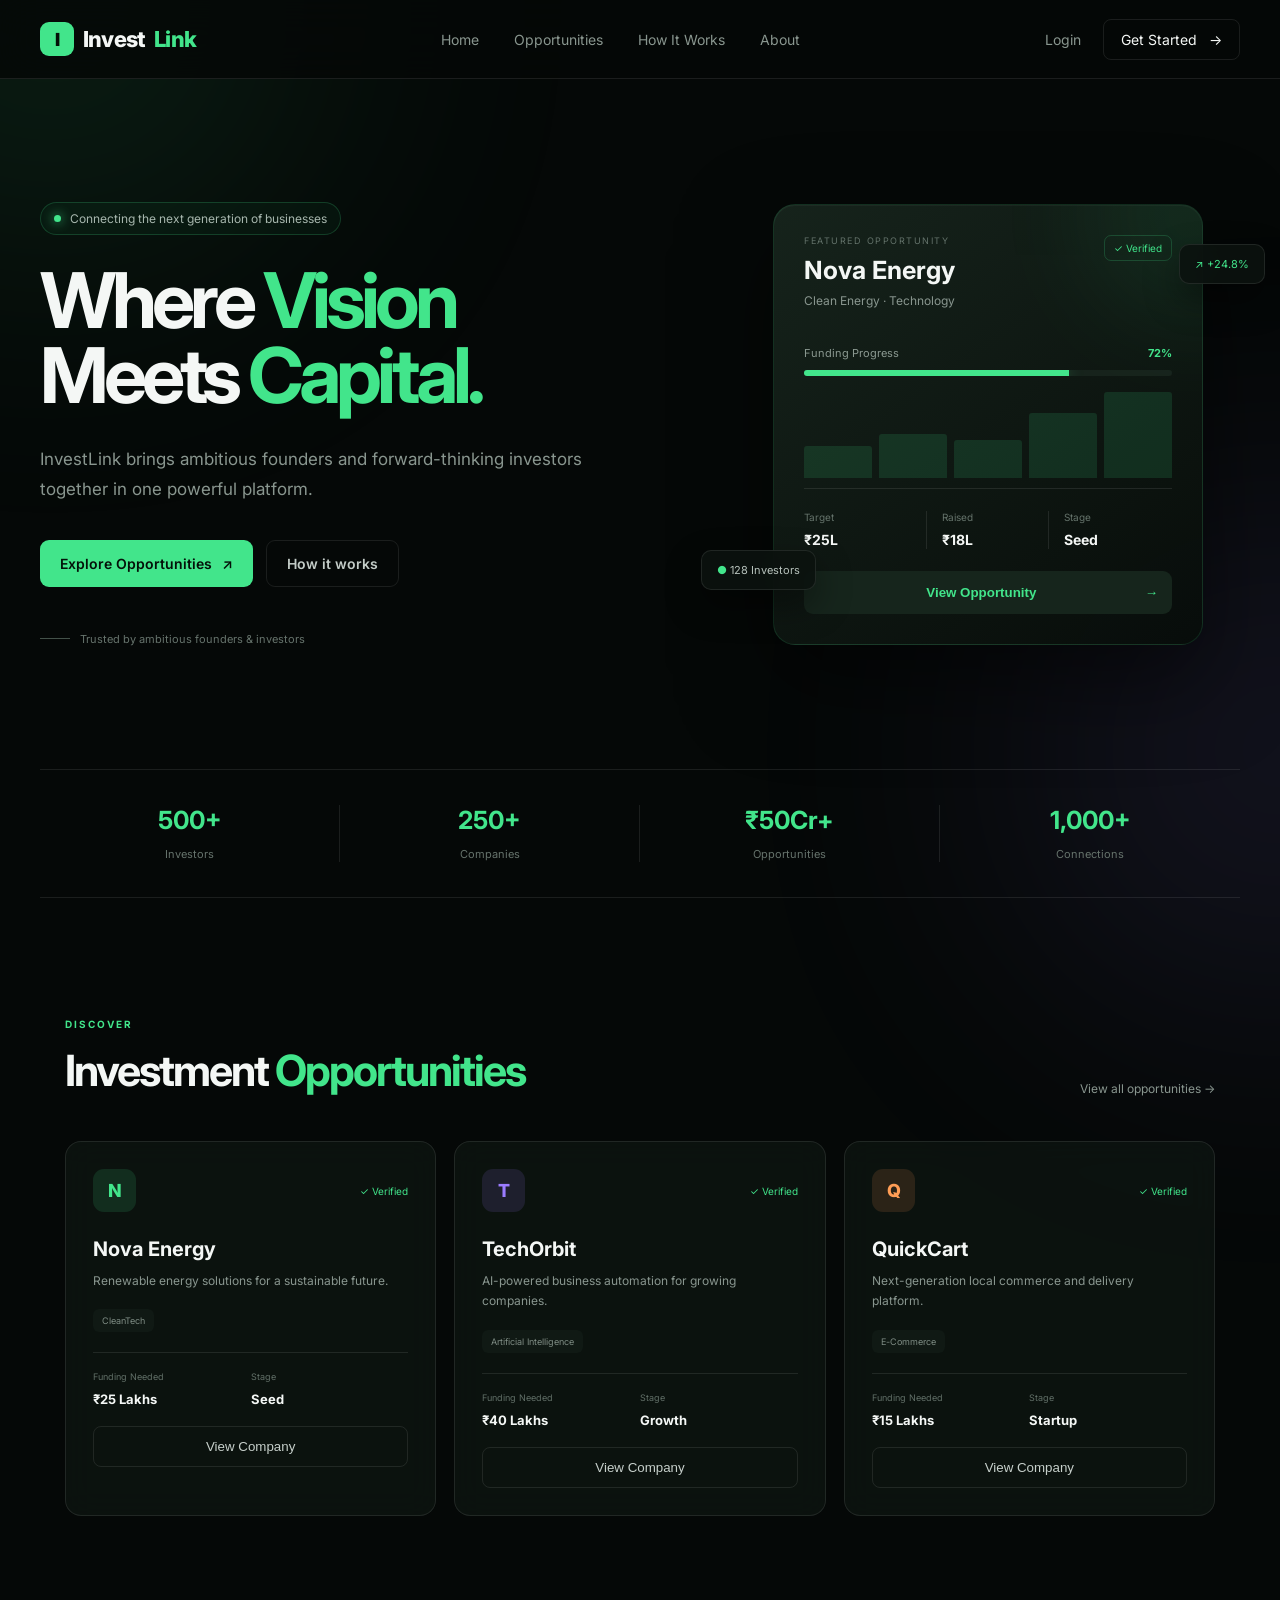
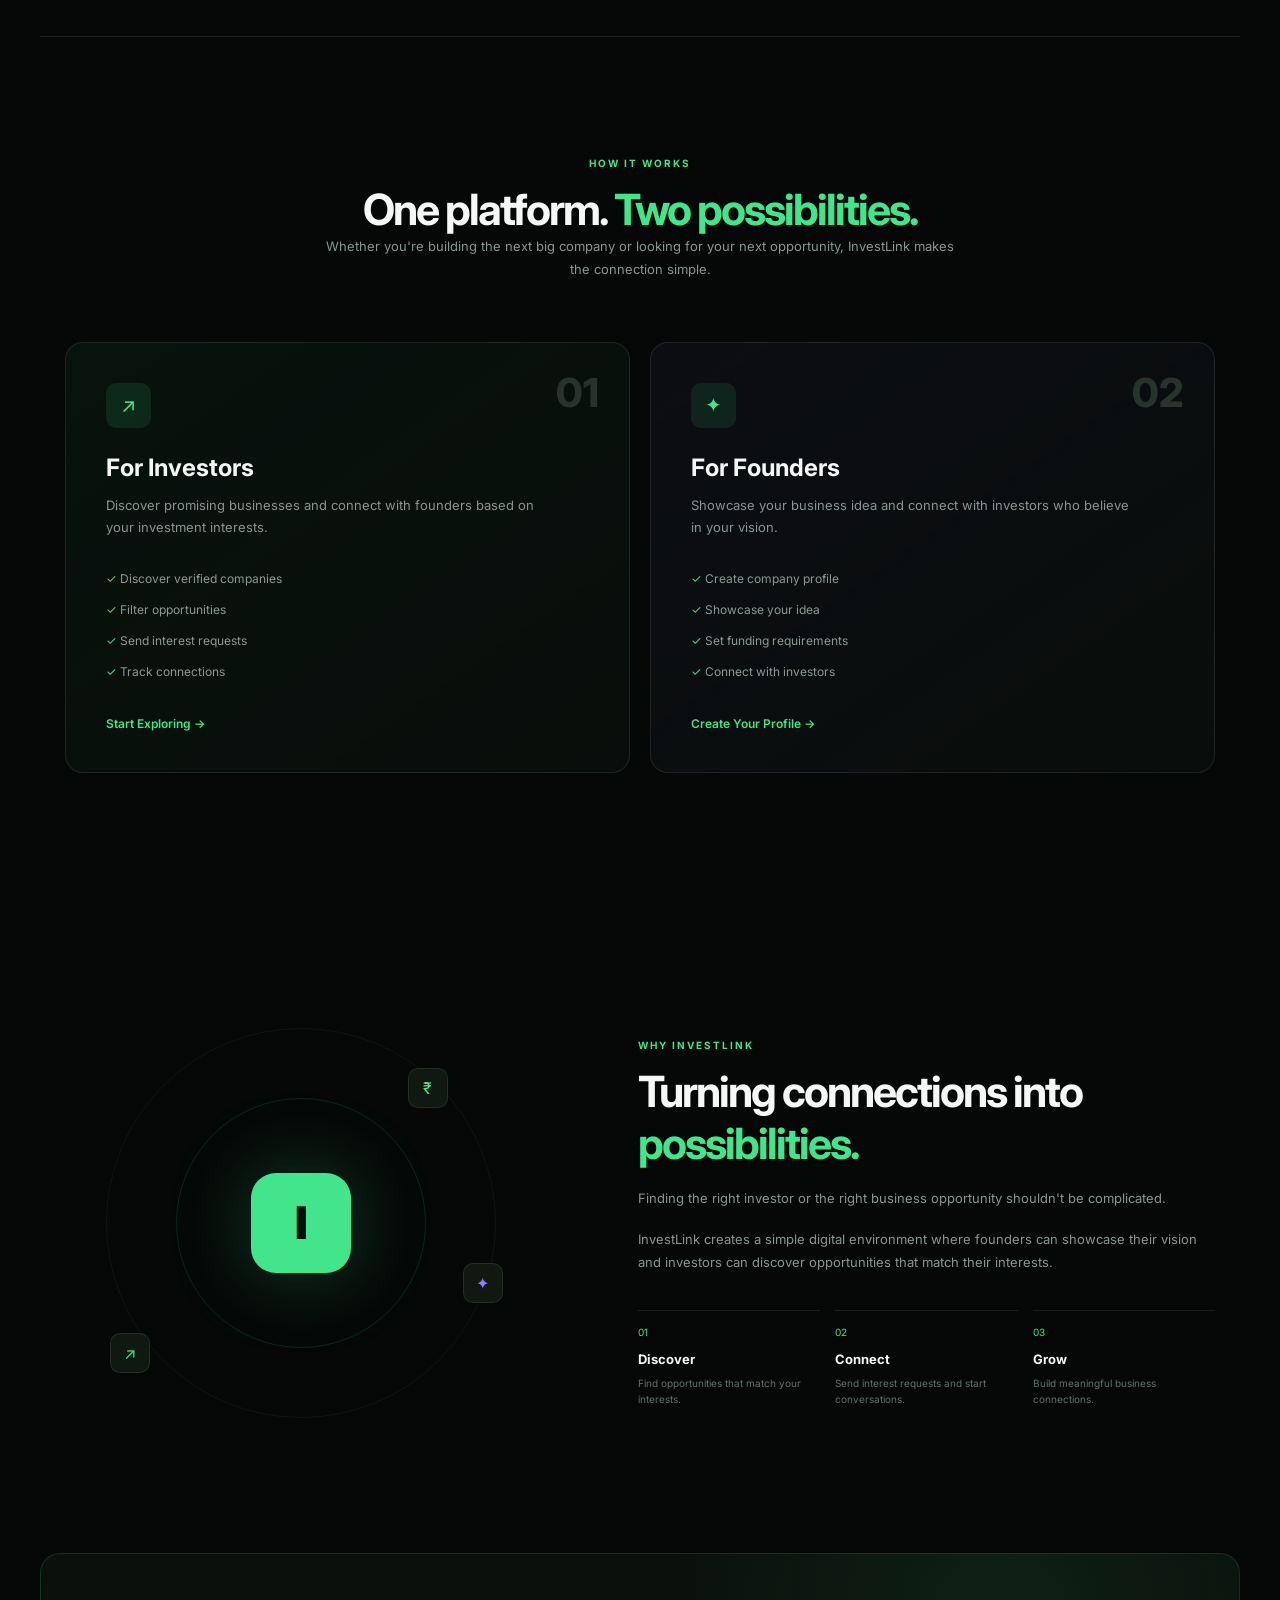
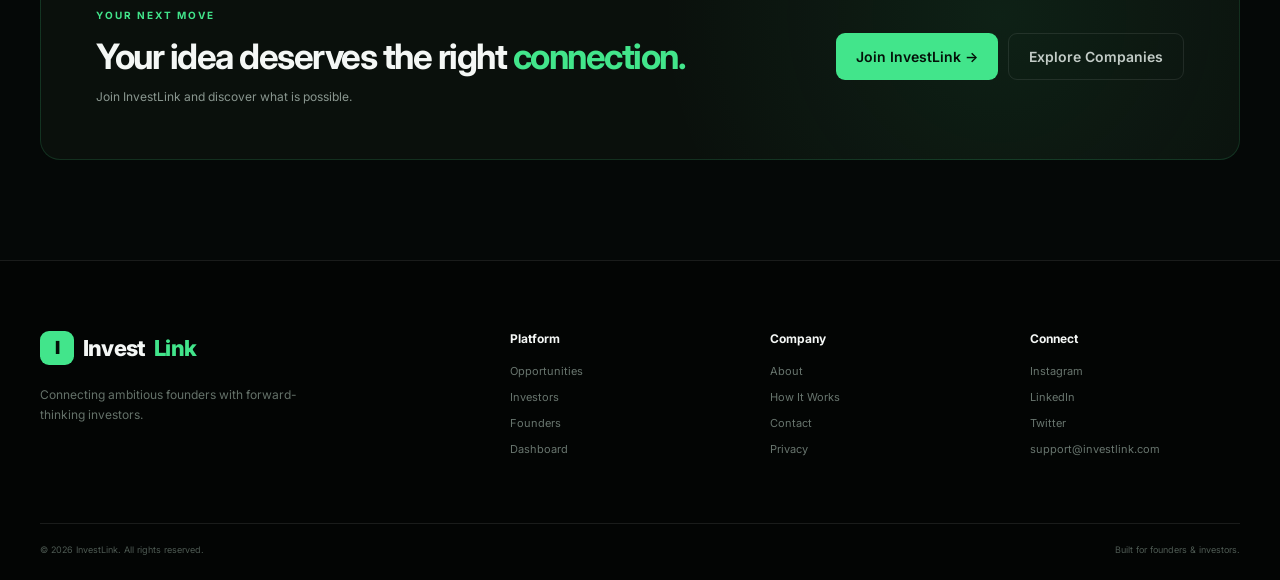
<file: index.html>
<!DOCTYPE html>
<html lang="en">
<head>
    <meta charset="UTF-8">
    <meta name="viewport" content="width=device-width, initial-scale=1.0">

    <title>InvestLink | Connect. Invest. Grow.</title>

    <link rel="stylesheet" href="style.css">

    <link rel="preconnect" href="https://fonts.googleapis.com">
    <link rel="preconnect" href="https://fonts.gstatic.com" crossorigin>

    <link href="https://fonts.googleapis.com/css2?family=Inter:wght@400;500;600;700;800&display=swap" rel="stylesheet">
</head>

<body>

    <!-- Background Effects -->
    <div class="background-glow glow-one"></div>
    <div class="background-glow glow-two"></div>

    <!-- NAVBAR -->
    <header class="navbar">
        <div class="nav-container">

            <a href="#home" class="logo">
                <span class="logo-mark">I</span>
                Invest<span>Link</span>
            </a>

            <nav class="nav-links">
                <a href="#home">Home</a>
                <a href="#opportunities">Opportunities</a>
                <a href="#how-it-works">How It Works</a>
                <a href="#about">About</a>
            </nav>

            <div class="nav-actions">
                <a href="auth.html" class="login">Login</a>
                <a href="auth.html" class="nav-register">Get Started <span>→</span></a>
            </div>

            <button class="menu-button" onclick="toggleMenu()">☰</button>

        </div>
    </header>


    <!-- MOBILE MENU -->
    <div class="mobile-menu" id="mobileMenu">
        <a href="#home" onclick="closeMenu()">Home</a>
        <a href="#opportunities" onclick="closeMenu()">Opportunities</a>
        <a href="#how-it-works" onclick="closeMenu()">How It Works</a>
        <a href="#about" onclick="closeMenu()">About</a>
        <a href="auth.html" onclick="closeMenu()">Login</a>
    </div>


    <!-- HERO -->
    <section class="hero" id="home">

        <div class="hero-content">

            <div class="status-badge">
                <span class="pulse"></span>
                Connecting the next generation of businesses
            </div>

            <h1>
                Where
                <span>Vision</span>
                Meets
                <span>Capital.</span>
            </h1>

            <p>
                InvestLink brings ambitious founders and forward-thinking
                investors together in one powerful platform.
            </p>

            <div class="hero-buttons">

                <a href="#opportunities" class="main-button">
                    Explore Opportunities
                    <span>↗</span>
                </a>

                <a href="#how-it-works" class="outline-button">
                    How it works
                </a>

            </div>

            <div class="trusted">
                <span class="trusted-line"></span>
                Trusted by ambitious founders & investors
            </div>

        </div>


        <!-- INVESTMENT CARD -->
        <div class="investment-wrapper">

            <div class="floating-tag tag-one">
                <span>↗</span>
                +24.8%
            </div>

            <div class="investment-card">

                <div class="card-top">
                    <div>
                        <p class="card-label">FEATURED OPPORTUNITY</p>
                        <h3>Nova Energy</h3>
                    </div>

                    <div class="verified">
                        ✓ Verified
                    </div>
                </div>

                <p class="industry">
                    Clean Energy · Technology
                </p>

                <div class="chart-area">

                    <div class="chart-label">
                        <span>Funding Progress</span>
                        <strong>72%</strong>
                    </div>

                    <div class="progress">
                        <div class="progress-value"></div>
                    </div>

                    <div class="chart-lines">
                        <span></span>
                        <span></span>
                        <span></span>
                        <span></span>
                        <span></span>
                    </div>

                </div>

                <div class="card-data">

                    <div>
                        <small>Target</small>
                        <strong>₹25L</strong>
                    </div>

                    <div>
                        <small>Raised</small>
                        <strong>₹18L</strong>
                    </div>

                    <div>
                        <small>Stage</small>
                        <strong>Seed</strong>
                    </div>

                </div>

                <button class="invest-button" onclick="viewOpportunity()">
                    View Opportunity
                    <span>→</span>
                </button>

            </div>

            <div class="floating-tag tag-two">
                <span>●</span>
                128 Investors
            </div>

        </div>

    </section>


    <!-- STATS -->
    <section class="stats-section">

        <div class="stat">
            <strong>500+</strong>
            <span>Investors</span>
        </div>

        <div class="stat">
            <strong>250+</strong>
            <span>Companies</span>
        </div>

        <div class="stat">
            <strong>₹50Cr+</strong>
            <span>Opportunities</span>
        </div>

        <div class="stat">
            <strong>1,000+</strong>
            <span>Connections</span>
        </div>

    </section>


    <!-- OPPORTUNITIES -->
    <section class="opportunities" id="opportunities">

        <div class="section-heading">

            <div>
                <p class="section-tag">DISCOVER</p>

                <h2>
                    Investment
                    <span>Opportunities</span>
                </h2>
            </div>

            <a href="#" class="view-all">
                View all opportunities →
            </a>

        </div>


        <div class="opportunity-grid">

            <!-- CARD 1 -->
            <div class="opportunity-card">

                <div class="company-header">
                    <div class="company-logo green">N</div>

                    <div class="verified-small">
                        ✓ Verified
                    </div>
                </div>

                <h3>Nova Energy</h3>

                <p>
                    Renewable energy solutions for a sustainable future.
                </p>

                <div class="category">
                    CleanTech
                </div>

                <div class="opportunity-details">

                    <div>
                        <small>Funding Needed</small>
                        <strong>₹25 Lakhs</strong>
                    </div>

                    <div>
                        <small>Stage</small>
                        <strong>Seed</strong>
                    </div>

                </div>

                <button onclick="showCompany('Nova Energy')">
                    View Company
                </button>

            </div>


            <!-- CARD 2 -->
            <div class="opportunity-card">

                <div class="company-header">
                    <div class="company-logo purple">T</div>

                    <div class="verified-small">
                        ✓ Verified
                    </div>
                </div>

                <h3>TechOrbit</h3>

                <p>
                    AI-powered business automation for growing companies.
                </p>

                <div class="category">
                    Artificial Intelligence
                </div>

                <div class="opportunity-details">

                    <div>
                        <small>Funding Needed</small>
                        <strong>₹40 Lakhs</strong>
                    </div>

                    <div>
                        <small>Stage</small>
                        <strong>Growth</strong>
                    </div>

                </div>

                <button onclick="showCompany('TechOrbit')">
                    View Company
                </button>

            </div>


            <!-- CARD 3 -->
            <div class="opportunity-card">

                <div class="company-header">
                    <div class="company-logo orange">Q</div>

                    <div class="verified-small">
                        ✓ Verified
                    </div>
                </div>

                <h3>QuickCart</h3>

                <p>
                    Next-generation local commerce and delivery platform.
                </p>

                <div class="category">
                    E-Commerce
                </div>

                <div class="opportunity-details">

                    <div>
                        <small>Funding Needed</small>
                        <strong>₹15 Lakhs</strong>
                    </div>

                    <div>
                        <small>Stage</small>
                        <strong>Startup</strong>
                    </div>

                </div>

                <button onclick="showCompany('QuickCart')">
                    View Company
                </button>

            </div>

        </div>

    </section>


    <!-- HOW IT WORKS -->
    <section class="how-section" id="how-it-works">

        <div class="section-center">

            <p class="section-tag">HOW IT WORKS</p>

            <h2>
                One platform.
                <span>Two possibilities.</span>
            </h2>

            <p>
                Whether you're building the next big company or looking
                for your next opportunity, InvestLink makes the connection simple.
            </p>

        </div>


        <div class="role-grid">

            <!-- INVESTOR -->
            <div class="role-card">

                <div class="role-number">01</div>

                <div class="role-icon">↗</div>

                <h3>For Investors</h3>

                <p>
                    Discover promising businesses and connect with
                    founders based on your investment interests.
                </p>

                <ul>
                    <li>✓ Discover verified companies</li>
                    <li>✓ Filter opportunities</li>
                    <li>✓ Send interest requests</li>
                    <li>✓ Track connections</li>
                </ul>

                <a href="#">
                    Start Exploring →
                </a>

            </div>


            <!-- FOUNDER -->
            <div class="role-card founder-card">

                <div class="role-number">02</div>

                <div class="role-icon">✦</div>

                <h3>For Founders</h3>

                <p>
                    Showcase your business idea and connect with
                    investors who believe in your vision.
                </p>

                <ul>
                    <li>✓ Create company profile</li>
                    <li>✓ Showcase your idea</li>
                    <li>✓ Set funding requirements</li>
                    <li>✓ Connect with investors</li>
                </ul>

                <a href="#">
                    Create Your Profile →
                </a>

            </div>

        </div>

    </section>


    <!-- ABOUT -->
    <section class="about-section" id="about">

        <div class="about-visual">

            <div class="orbit orbit-one"></div>
            <div class="orbit orbit-two"></div>

            <div class="center-logo">
                I
            </div>

            <div class="orbit-node node-one">₹</div>
            <div class="orbit-node node-two">↗</div>
            <div class="orbit-node node-three">✦</div>

        </div>


        <div class="about-content">

            <p class="section-tag">WHY INVESTLINK</p>

            <h2>
                Turning connections
                into <span>possibilities.</span>
            </h2>

            <p>
                Finding the right investor or the right business opportunity
                shouldn't be complicated.
            </p>

            <p>
                InvestLink creates a simple digital environment where
                founders can showcase their vision and investors can
                discover opportunities that match their interests.
            </p>

            <div class="about-points">

                <div>
                    <span>01</span>
                    <strong>Discover</strong>
                    <p>Find opportunities that match your interests.</p>
                </div>

                <div>
                    <span>02</span>
                    <strong>Connect</strong>
                    <p>Send interest requests and start conversations.</p>
                </div>

                <div>
                    <span>03</span>
                    <strong>Grow</strong>
                    <p>Build meaningful business connections.</p>
                </div>

            </div>

        </div>

    </section>


    <!-- CTA -->
    <section class="cta-section">

        <div>

            <p class="section-tag">YOUR NEXT MOVE</p>

            <h2>
                Your idea deserves
                the right <span>connection.</span>
            </h2>

            <p>
                Join InvestLink and discover what is possible.
            </p>

        </div>

        <div class="cta-buttons">

            <a href="#" class="main-button">
                Join InvestLink →
            </a>

            <a href="#" class="outline-button">
                Explore Companies
            </a>

        </div>

    </section>


    <!-- FOOTER -->
    <footer>

        <div class="footer-main">

            <div class="footer-brand">

                <a href="#home" class="logo">
                    <span class="logo-mark">I</span>
                    Invest<span>Link</span>
                </a>

                <p>
                    Connecting ambitious founders with
                    forward-thinking investors.
                </p>

            </div>


            <div class="footer-column">

                <h4>Platform</h4>

                <a href="#opportunities">Opportunities</a>
                <a href="#">Investors</a>
                <a href="#">Founders</a>
                <a href="#">Dashboard</a>

            </div>


            <div class="footer-column">

                <h4>Company</h4>

                <a href="#about">About</a>
                <a href="#">How It Works</a>
                <a href="#">Contact</a>
                <a href="#">Privacy</a>

            </div>


            <div class="footer-column">

                <h4>Connect</h4>

                <a href="#">Instagram</a>
                <a href="#">LinkedIn</a>
                <a href="#">Twitter</a>
                <a href="mailto:support@investlink.com">
                    support@investlink.com
                </a>

            </div>

        </div>


        <div class="footer-bottom">

            <span>
                © 2026 InvestLink. All rights reserved.
            </span>

            <span>
                Built for founders & investors.
            </span>

        </div>

    </footer>


    <script src="script.js"></script>

</body>
</html>
</file>
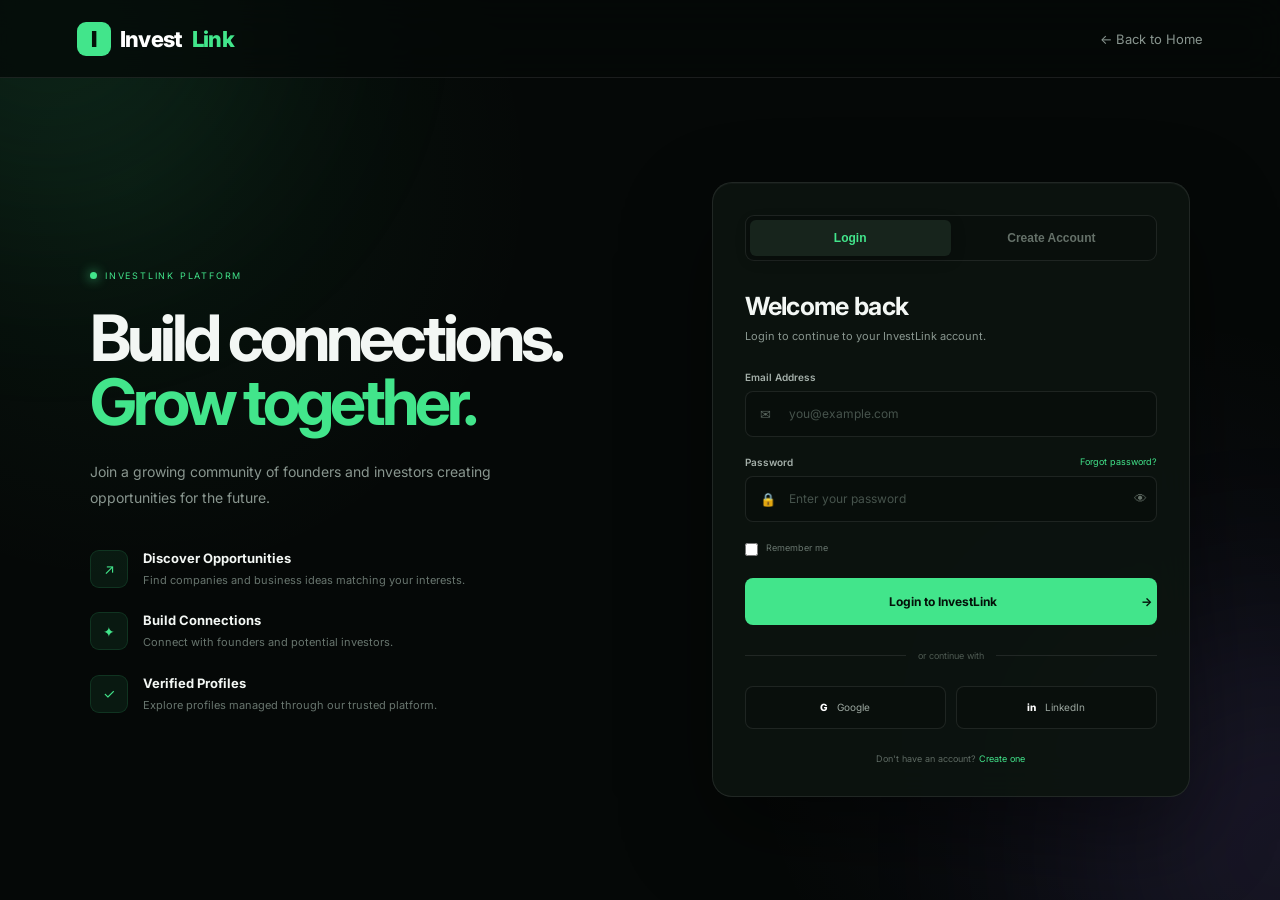
<file: auth.html>
<!DOCTYPE html>
<html lang="en">
<head>
    <meta charset="UTF-8">
    <meta name="viewport" content="width=device-width, initial-scale=1.0">

    <title>InvestLink | Login & Register</title>

    <link rel="stylesheet" href="auth.css">

    <link rel="preconnect" href="https://fonts.googleapis.com">
    <link rel="preconnect" href="https://fonts.gstatic.com" crossorigin>

    <link href="https://fonts.googleapis.com/css2?family=Inter:wght@400;500;600;700;800&display=swap" rel="stylesheet">
</head>

<body>

    <!-- Background -->
    <div class="background-glow glow-one"></div>
    <div class="background-glow glow-two"></div>


    <!-- Navbar -->
    <header class="navbar">

        <a href="index.html" class="logo">
            <span class="logo-mark">I</span>
            Invest<span>Link</span>
        </a>

        <a href="index.html" class="back-home">
            ← Back to Home
        </a>

    </header>


    <!-- Main -->
    <main class="auth-container">

        <div class="auth-wrapper">


            <!-- LEFT SIDE -->
            <section class="auth-info">

                <div class="mini-badge">
                    <span></span>
                    INVESTLINK PLATFORM
                </div>

                <h1>
                    Build connections.
                    <span>Grow together.</span>
                </h1>

                <p>
                    Join a growing community of founders and investors
                    creating opportunities for the future.
                </p>


                <div class="benefits">

                    <div class="benefit">
                        <div class="benefit-icon">↗</div>

                        <div>
                            <h3>Discover Opportunities</h3>
                            <p>
                                Find companies and business ideas
                                matching your interests.
                            </p>
                        </div>
                    </div>


                    <div class="benefit">
                        <div class="benefit-icon">✦</div>

                        <div>
                            <h3>Build Connections</h3>
                            <p>
                                Connect with founders and potential
                                investors.
                            </p>
                        </div>
                    </div>


                    <div class="benefit">
                        <div class="benefit-icon">✓</div>

                        <div>
                            <h3>Verified Profiles</h3>
                            <p>
                                Explore profiles managed through
                                our trusted platform.
                            </p>
                        </div>
                    </div>

                </div>

            </section>


            <!-- RIGHT SIDE -->
            <section class="auth-card">


                <!-- TABS -->
                <div class="auth-tabs">

                    <button
                        class="tab active"
                        id="loginTab"
                        onclick="showLogin()">

                        Login

                    </button>

                    <button
                        class="tab"
                        id="registerTab"
                        onclick="showRegister()">

                        Create Account

                    </button>

                </div>


                <!-- LOGIN FORM -->
                <form
                    id="loginForm"
                    class="auth-form"
                    onsubmit="loginUser(event)">

                    <div class="form-heading">

                        <h2>Welcome back</h2>

                        <p>
                            Login to continue to your InvestLink account.
                        </p>

                    </div>


                    <!-- Email -->
                    <div class="input-group">

                        <label>Email Address</label>

                        <div class="input-wrapper">

                            <span class="input-icon">✉</span>

                            <input
                                type="email"
                                id="loginEmail"
                                placeholder="you@example.com"
                                required>

                        </div>

                    </div>


                    <!-- Password -->
                    <div class="input-group">

                        <div class="label-row">

                            <label>Password</label>

                            <a href="#" onclick="forgotPassword(event)">
                                Forgot password?
                            </a>

                        </div>

                        <div class="input-wrapper">

                            <span class="input-icon">🔒</span>

                            <input
                                type="password"
                                id="loginPassword"
                                placeholder="Enter your password"
                                required>

                            <button
                                type="button"
                                class="password-toggle"
                                onclick="togglePassword('loginPassword', this)">

                                👁

                            </button>

                        </div>

                    </div>


                    <!-- Remember -->
                    <label class="remember">

                        <input type="checkbox">

                        <span>Remember me</span>

                    </label>


                    <button type="submit" class="submit-button">

                        Login to InvestLink
                        <span>→</span>

                    </button>


                    <div class="divider">

                        <span>or continue with</span>

                    </div>


                    <div class="social-login">

                        <button
                            type="button"
                            onclick="socialLogin('Google')">

                            <span>G</span>
                            Google

                        </button>

                        <button
                            type="button"
                            onclick="socialLogin('LinkedIn')">

                            <span>in</span>
                            LinkedIn

                        </button>

                    </div>


                    <p class="bottom-text">

                        Don't have an account?

                        <button
                            type="button"
                            onclick="showRegister()">

                            Create one

                        </button>

                    </p>

                </form>


                <!-- REGISTER FORM -->
                <form
                    id="registerForm"
                    class="auth-form hidden"
                    onsubmit="registerUser(event)">

                    <div class="form-heading">

                        <h2>Create your account</h2>

                        <p>
                            Choose your role and join InvestLink.
                        </p>

                    </div>


                    <!-- Role -->
                    <div class="input-group">

                        <label>I am a</label>

                        <div class="role-selection">

                            <button
                                type="button"
                                class="role-option active"
                                id="investorRole"
                                onclick="selectRole('investor')">

                                <span class="role-icon">↗</span>

                                <span>
                                    <strong>Investor</strong>
                                    <small>Find opportunities</small>
                                </span>

                            </button>


                            <button
                                type="button"
                                class="role-option"
                                id="founderRole"
                                onclick="selectRole('founder')">

                                <span class="role-icon">✦</span>

                                <span>
                                    <strong>Founder</strong>
                                    <small>Raise funding</small>
                                </span>

                            </button>

                        </div>

                    </div>


                    <!-- Name -->
                    <div class="input-group">

                        <label>Full Name</label>

                        <div class="input-wrapper">

                            <span class="input-icon">●</span>

                            <input
                                type="text"
                                id="registerName"
                                placeholder="Your full name"
                                required>

                        </div>

                    </div>


                    <!-- Email -->
                    <div class="input-group">

                        <label>Email Address</label>

                        <div class="input-wrapper">

                            <span class="input-icon">✉</span>

                            <input
                                type="email"
                                id="registerEmail"
                                placeholder="you@example.com"
                                required>

                        </div>

                    </div>


                    <!-- Password -->
                    <div class="input-group">

                        <label>Password</label>

                        <div class="input-wrapper">

                            <span class="input-icon">🔒</span>

                            <input
                                type="password"
                                id="registerPassword"
                                placeholder="Create a password"
                                minlength="6"
                                required>

                            <button
                                type="button"
                                class="password-toggle"
                                onclick="togglePassword('registerPassword', this)">

                                👁

                            </button>

                        </div>

                    </div>


                    <!-- Terms -->
                    <label class="terms">

                        <input
                            type="checkbox"
                            id="terms"
                            required>

                        <span>
                            I agree to the
                            <a href="#">Terms</a>
                            and
                            <a href="#">Privacy Policy</a>.
                        </span>

                    </label>


                    <button type="submit" class="submit-button">

                        Create Account
                        <span>→</span>

                    </button>


                    <p class="bottom-text">

                        Already have an account?

                        <button
                            type="button"
                            onclick="showLogin()">

                            Login

                        </button>

                    </p>

                </form>

            </section>

        </div>

    </main>


    <!-- Toast -->
    <div id="toast" class="toast">
        <span id="toastIcon">✓</span>
        <span id="toastMessage">Success</span>
    </div>


    <script src="auth.js"></script>

</body>
</html>
</file>
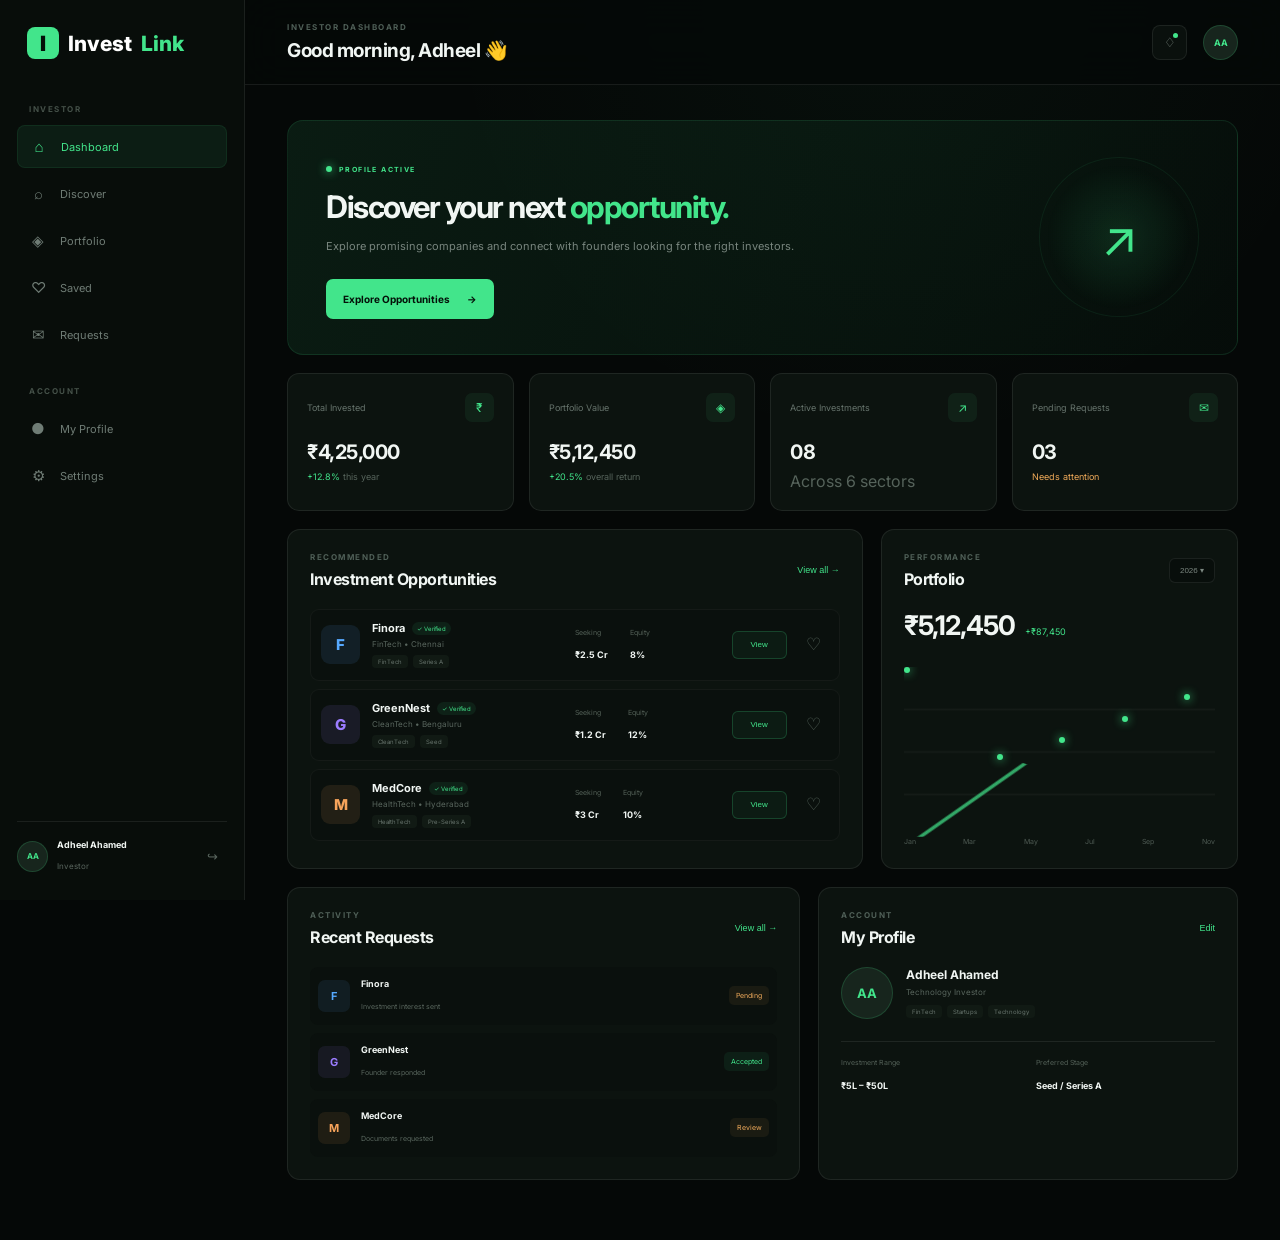
<file: investor.html>
<!DOCTYPE html>
<html lang="en">
<head>
    <meta charset="UTF-8">
    <meta name="viewport" content="width=device-width, initial-scale=1.0">

    <title>InvestLink | Investor Dashboard</title>

    <link rel="stylesheet" href="investor.css">

    <link rel="preconnect" href="https://fonts.googleapis.com">
    <link rel="preconnect" href="https://fonts.gstatic.com" crossorigin>

    <link href="https://fonts.googleapis.com/css2?family=Inter:wght@400;500;600;700;800&display=swap" rel="stylesheet">
</head>

<body>

    <!-- SIDEBAR -->

    <aside class="sidebar" id="sidebar">

        <a href="index.html" class="logo">
            <span class="logo-mark">I</span>
            Invest<span>Link</span>
        </a>

        <div class="sidebar-title">
            INVESTOR
        </div>

        <nav class="sidebar-nav">

            <a href="#dashboard" class="nav-item active">
                <span>⌂</span>
                Dashboard
            </a>

            <a href="#discover" class="nav-item">
                <span>⌕</span>
                Discover
            </a>

            <a href="#portfolio" class="nav-item">
                <span>◈</span>
                Portfolio
            </a>

            <a href="#saved" class="nav-item">
                <span>♡</span>
                Saved
            </a>

            <a href="#requests" class="nav-item">
                <span>✉</span>
                Requests
            </a>

        </nav>


        <div class="sidebar-title">
            ACCOUNT
        </div>

        <nav class="sidebar-nav">

            <a href="#profile" class="nav-item">
                <span>●</span>
                My Profile
            </a>

            <a href="#" class="nav-item" onclick="openSettings(event)">
                <span>⚙</span>
                Settings
            </a>

        </nav>


        <div class="sidebar-bottom">

            <div class="user-mini">

                <div class="avatar">
                    AA
                </div>

                <div>
                    <strong>Adheel Ahamed</strong>
                    <small>Investor</small>
                </div>

            </div>

            <button class="logout-btn" onclick="logout()">
                ↪
            </button>

        </div>

    </aside>


    <!-- MAIN -->

    <main class="main-content" id="dashboard">

        <!-- TOP BAR -->

        <header class="topbar">

            <button class="menu-btn" onclick="toggleSidebar()">
                ☰
            </button>

            <div class="page-title">

                <span>INVESTOR DASHBOARD</span>

                <h1>Good morning, Adheel 👋</h1>

            </div>


            <div class="top-actions">

                <button class="icon-btn" onclick="showNotifications()">
                    ♢
                    <span class="notification-dot"></span>
                </button>

                <div class="top-avatar">
                    AA
                </div>

            </div>

        </header>


        <!-- DASHBOARD -->

        <section class="dashboard-content">


            <!-- WELCOME CARD -->

            <div class="welcome-card">

                <div>

                    <div class="status-badge">
                        <span></span>
                        PROFILE ACTIVE
                    </div>

                    <h2>
                        Discover your next
                        <span>opportunity.</span>
                    </h2>

                    <p>
                        Explore promising companies and connect
                        with founders looking for the right investors.
                    </p>

                    <button
                        class="primary-btn"
                        onclick="scrollToSection('discover')">

                        Explore Opportunities
                        <span>→</span>

                    </button>

                </div>

                <div class="welcome-graphic">
                    ↗
                </div>

            </div>


            <!-- STAT CARDS -->

            <div class="stats-grid">

                <div class="stat-card">

                    <div class="stat-top">
                        <span>Total Invested</span>
                        <div class="stat-icon">₹</div>
                    </div>

                    <h3>₹4,25,000</h3>

                    <p class="positive">
                        +12.8%
                        <span>this year</span>
                    </p>

                </div>


                <div class="stat-card">

                    <div class="stat-top">
                        <span>Portfolio Value</span>
                        <div class="stat-icon">◈</div>
                    </div>

                    <h3>₹5,12,450</h3>

                    <p class="positive">
                        +20.5%
                        <span>overall return</span>
                    </p>

                </div>


                <div class="stat-card">

                    <div class="stat-top">
                        <span>Active Investments</span>
                        <div class="stat-icon">↗</div>
                    </div>

                    <h3>08</h3>

                    <p class="muted">
                        Across 6 sectors
                    </p>

                </div>


                <div class="stat-card">

                    <div class="stat-top">
                        <span>Pending Requests</span>
                        <div class="stat-icon">✉</div>
                    </div>

                    <h3>03</h3>

                    <p class="warning">
                        Needs attention
                    </p>

                </div>

            </div>


            <!-- CONTENT GRID -->

            <div class="content-grid">


                <!-- OPPORTUNITIES -->

                <section class="panel opportunities" id="discover">

                    <div class="panel-header">

                        <div>

                            <span class="section-label">
                                RECOMMENDED
                            </span>

                            <h2>Investment Opportunities</h2>

                        </div>

                        <button
                            class="view-all"
                            onclick="showAllCompanies()">

                            View all →

                        </button>

                    </div>


                    <div class="company-list">


                        <!-- COMPANY 1 -->

                        <div class="company-card">

                            <div class="company-logo logo-blue">
                                F
                            </div>

                            <div class="company-info">

                                <div class="company-title">

                                    <h3>Finora</h3>

                                    <span class="verified">
                                        ✓ Verified
                                    </span>

                                </div>

                                <p>
                                    FinTech • Chennai
                                </p>

                                <div class="tags">

                                    <span>FinTech</span>
                                    <span>Series A</span>

                                </div>

                            </div>


                            <div class="company-stats">

                                <div>
                                    <small>Seeking</small>
                                    <strong>₹2.5 Cr</strong>
                                </div>

                                <div>
                                    <small>Equity</small>
                                    <strong>8%</strong>
                                </div>

                            </div>


                            <button
                                class="interest-btn"
                                onclick="showInterest('Finora')">

                                View

                            </button>

                            <button
                                class="save-btn"
                                onclick="saveCompany(this, 'Finora')">

                                ♡

                            </button>

                        </div>


                        <!-- COMPANY 2 -->

                        <div class="company-card">

                            <div class="company-logo logo-purple">
                                G
                            </div>

                            <div class="company-info">

                                <div class="company-title">

                                    <h3>GreenNest</h3>

                                    <span class="verified">
                                        ✓ Verified
                                    </span>

                                </div>

                                <p>
                                    CleanTech • Bengaluru
                                </p>

                                <div class="tags">

                                    <span>CleanTech</span>
                                    <span>Seed</span>

                                </div>

                            </div>


                            <div class="company-stats">

                                <div>
                                    <small>Seeking</small>
                                    <strong>₹1.2 Cr</strong>
                                </div>

                                <div>
                                    <small>Equity</small>
                                    <strong>12%</strong>
                                </div>

                            </div>


                            <button
                                class="interest-btn"
                                onclick="showInterest('GreenNest')">

                                View

                            </button>

                            <button
                                class="save-btn"
                                onclick="saveCompany(this, 'GreenNest')">

                                ♡

                            </button>

                        </div>


                        <!-- COMPANY 3 -->

                        <div class="company-card">

                            <div class="company-logo logo-orange">
                                M
                            </div>

                            <div class="company-info">

                                <div class="company-title">

                                    <h3>MedCore</h3>

                                    <span class="verified">
                                        ✓ Verified
                                    </span>

                                </div>

                                <p>
                                    HealthTech • Hyderabad
                                </p>

                                <div class="tags">

                                    <span>HealthTech</span>
                                    <span>Pre-Series A</span>

                                </div>

                            </div>


                            <div class="company-stats">

                                <div>
                                    <small>Seeking</small>
                                    <strong>₹3 Cr</strong>
                                </div>

                                <div>
                                    <small>Equity</small>
                                    <strong>10%</strong>
                                </div>

                            </div>


                            <button
                                class="interest-btn"
                                onclick="showInterest('MedCore')">

                                View

                            </button>

                            <button
                                class="save-btn"
                                onclick="saveCompany(this, 'MedCore')">

                                ♡

                            </button>

                        </div>


                    </div>

                </section>


                <!-- PORTFOLIO -->

                <section class="panel portfolio" id="portfolio">

                    <div class="panel-header">

                        <div>

                            <span class="section-label">
                                PERFORMANCE
                            </span>

                            <h2>Portfolio</h2>

                        </div>

                        <button class="filter-btn">
                            2026 ▾
                        </button>

                    </div>


                    <div class="portfolio-value">

                        <strong>₹5,12,450</strong>

                        <span>
                            +₹87,450
                        </span>

                    </div>


                    <div class="chart">

                        <div class="chart-line"></div>

                        <div class="chart-point point-one"></div>
                        <div class="chart-point point-two"></div>
                        <div class="chart-point point-three"></div>
                        <div class="chart-point point-four"></div>
                        <div class="chart-point point-five"></div>

                    </div>


                    <div class="chart-labels">

                        <span>Jan</span>
                        <span>Mar</span>
                        <span>May</span>
                        <span>Jul</span>
                        <span>Sep</span>
                        <span>Nov</span>

                    </div>

                </section>

            </div>


            <!-- LOWER GRID -->

            <div class="lower-grid">


                <!-- RECENT REQUESTS -->

                <section class="panel" id="requests">

                    <div class="panel-header">

                        <div>

                            <span class="section-label">
                                ACTIVITY
                            </span>

                            <h2>Recent Requests</h2>

                        </div>

                        <button class="view-all">
                            View all →
                        </button>

                    </div>


                    <div class="request-list">


                        <div class="request">

                            <div class="request-icon">
                                F
                            </div>

                            <div class="request-info">

                                <strong>Finora</strong>

                                <span>
                                    Investment interest sent
                                </span>

                            </div>

                            <span class="pending">
                                Pending
                            </span>

                        </div>


                        <div class="request">

                            <div class="request-icon purple">
                                G
                            </div>

                            <div class="request-info">

                                <strong>GreenNest</strong>

                                <span>
                                    Founder responded
                                </span>

                            </div>

                            <span class="accepted">
                                Accepted
                            </span>

                        </div>


                        <div class="request">

                            <div class="request-icon orange">
                                M
                            </div>

                            <div class="request-info">

                                <strong>MedCore</strong>

                                <span>
                                    Documents requested
                                </span>

                            </div>

                            <span class="pending">
                                Review
                            </span>

                        </div>


                    </div>

                </section>


                <!-- PROFILE -->

                <section class="panel profile-panel" id="profile">

                    <div class="panel-header">

                        <div>

                            <span class="section-label">
                                ACCOUNT
                            </span>

                            <h2>My Profile</h2>

                        </div>

                        <button
                            class="edit-btn"
                            onclick="editProfile()">

                            Edit

                        </button>

                    </div>


                    <div class="profile-content">

                        <div class="profile-avatar">
                            AA
                        </div>

                        <div>

                            <h3>Adheel Ahamed</h3>

                            <p>
                                Technology Investor
                            </p>

                            <div class="profile-tags">

                                <span>FinTech</span>
                                <span>Startups</span>
                                <span>Technology</span>

                            </div>

                        </div>

                    </div>


                    <div class="profile-details">

                        <div>
                            <small>Investment Range</small>
                            <strong>₹5L – ₹50L</strong>
                        </div>

                        <div>
                            <small>Preferred Stage</small>
                            <strong>Seed / Series A</strong>
                        </div>

                    </div>

                </section>

            </div>


        </section>

    </main>


    <!-- TOAST -->

    <div class="toast" id="toast">

        <span id="toastIcon">✓</span>

        <span id="toastMessage">
            Success
        </span>

    </div>


    <script src="investor.js"></script>

</body>
</html>
</file>
<file: style.css>
* {
    margin: 0;
    padding: 0;
    box-sizing: border-box;
}

:root {
    --bg: #050807;
    --bg-light: #0a0f0d;
    --card: rgba(15, 23, 19, 0.72);
    --border: rgba(255, 255, 255, 0.09);
    --text: #f4f7f5;
    --muted: #89968f;
    --green: #42e58b;
    --green-dark: #19a95d;
    --purple: #9b7cff;
    --orange: #ff9d55;
}

html {
    scroll-behavior: smooth;
}

body {
    background: var(--bg);
    color: var(--text);
    font-family: "Inter", sans-serif;
    overflow-x: hidden;
}

a {
    text-decoration: none;
    color: inherit;
}


/* BACKGROUND */

.background-glow {
    position: fixed;
    width: 500px;
    height: 500px;
    border-radius: 50%;
    filter: blur(140px);
    opacity: 0.12;
    pointer-events: none;
    z-index: -1;
}

.glow-one {
    background: var(--green);
    top: -250px;
    left: -200px;
}

.glow-two {
    background: var(--purple);
    right: -250px;
    top: 500px;
}


/* NAVBAR */

.navbar {
    position: sticky;
    top: 0;
    z-index: 1000;
    background: rgba(5, 8, 7, 0.82);
    backdrop-filter: blur(20px);
    border-bottom: 1px solid var(--border);
}

.nav-container {
    max-width: 1250px;
    height: 78px;
    margin: auto;
    padding: 0 25px;

    display: flex;
    align-items: center;
    justify-content: space-between;
}

.logo {
    display: flex;
    align-items: center;
    gap: 9px;
    font-size: 22px;
    font-weight: 800;
    letter-spacing: -0.8px;
}

.logo span:last-child {
    color: var(--green);
}

.logo-mark {
    width: 34px;
    height: 34px;

    display: flex;
    align-items: center;
    justify-content: center;

    border-radius: 9px;
    background: var(--green);
    color: #031008;
    font-size: 18px;
    font-weight: 900;
}

.nav-links {
    display: flex;
    gap: 35px;
}

.nav-links a {
    color: var(--muted);
    font-size: 14px;
    transition: 0.3s;
}

.nav-links a:hover {
    color: var(--green);
}

.nav-actions {
    display: flex;
    align-items: center;
    gap: 22px;
}

.login {
    color: var(--muted);
    font-size: 14px;
}

.nav-register {
    padding: 11px 17px;
    border: 1px solid var(--border);
    border-radius: 8px;
    font-size: 14px;
    transition: 0.3s;
}

.nav-register:hover {
    border-color: var(--green);
    color: var(--green);
}

.nav-register span {
    margin-left: 8px;
}

.menu-button {
    display: none;
    background: none;
    color: white;
    border: none;
    font-size: 25px;
    cursor: pointer;
}


/* MOBILE MENU */

.mobile-menu {
    display: none;
    position: fixed;
    top: 78px;
    left: 0;
    width: 100%;
    padding: 25px;
    background: #080c0a;
    border-bottom: 1px solid var(--border);
    z-index: 999;
}

.mobile-menu a {
    display: block;
    padding: 14px 0;
    color: var(--muted);
    border-bottom: 1px solid var(--border);
}


/* HERO */

.hero {
    max-width: 1250px;
    min-height: 690px;
    margin: auto;
    padding: 100px 25px;

    display: grid;
    grid-template-columns: 1.1fr 0.9fr;
    align-items: center;
    gap: 80px;
}

.status-badge {
    display: inline-flex;
    align-items: center;
    gap: 9px;

    padding: 8px 13px;

    border: 1px solid rgba(66, 229, 139, 0.2);
    border-radius: 100px;

    color: #a7b7ae;
    background: rgba(66, 229, 139, 0.04);

    font-size: 12px;
    margin-bottom: 28px;
}

.pulse {
    width: 7px;
    height: 7px;
    background: var(--green);
    border-radius: 50%;
    box-shadow: 0 0 12px var(--green);
}

.hero h1 {
    max-width: 700px;

    font-size: clamp(52px, 6vw, 82px);
    line-height: 0.98;
    letter-spacing: -5px;

    margin-bottom: 30px;
}

.hero h1 span {
    color: var(--green);
}

.hero-content > p {
    max-width: 590px;
    color: var(--muted);
    font-size: 17px;
    line-height: 1.8;
    margin-bottom: 35px;
}

.hero-buttons {
    display: flex;
    gap: 13px;
    flex-wrap: wrap;
}

.main-button,
.outline-button {
    display: inline-flex;
    align-items: center;
    justify-content: center;

    padding: 14px 20px;
    border-radius: 9px;

    font-size: 14px;
    font-weight: 600;

    transition: 0.3s;
}

.main-button {
    background: var(--green);
    color: #041109;
}

.main-button:hover {
    transform: translateY(-3px);
    box-shadow: 0 10px 35px rgba(66, 229, 139, 0.18);
}

.main-button span {
    margin-left: 10px;
}

.outline-button {
    border: 1px solid var(--border);
    color: #c3ccc7;
}

.outline-button:hover {
    border-color: var(--green);
    color: var(--green);
}

.trusted {
    display: flex;
    align-items: center;
    gap: 10px;

    margin-top: 45px;

    color: #66736c;
    font-size: 11px;
}

.trusted-line {
    width: 30px;
    height: 1px;
    background: #435149;
}


/* INVESTMENT CARD */

.investment-wrapper {
    position: relative;
    display: flex;
    justify-content: center;
}

.investment-card {
    width: 430px;
    padding: 30px;

    background:
        linear-gradient(
            145deg,
            rgba(23, 37, 29, 0.95),
            rgba(8, 13, 10, 0.95)
        );

    border: 1px solid rgba(66, 229, 139, 0.13);
    border-radius: 22px;

    box-shadow:
        0 35px 90px rgba(0, 0, 0, 0.5),
        inset 0 1px 0 rgba(255,255,255,0.04);

    position: relative;
    overflow: hidden;
}

.investment-card::before {
    content: "";
    position: absolute;
    width: 220px;
    height: 220px;
    right: -100px;
    top: -100px;

    background: var(--green);
    opacity: 0.08;
    filter: blur(50px);
    border-radius: 50%;
}

.card-top {
    display: flex;
    justify-content: space-between;
    align-items: flex-start;
}

.card-label {
    color: #63726a;
    font-size: 9px;
    letter-spacing: 1.5px;
    margin-bottom: 9px;
}

.card-top h3 {
    font-size: 25px;
}

.verified {
    color: var(--green);
    border: 1px solid rgba(66, 229, 139, 0.2);
    padding: 6px 9px;
    border-radius: 7px;
    font-size: 10px;
}

.industry {
    color: var(--muted);
    font-size: 12px;
    margin-top: 8px;
}


/* CHART */

.chart-area {
    margin-top: 38px;
}

.chart-label {
    display: flex;
    justify-content: space-between;
    color: #8b9991;
    font-size: 11px;
    margin-bottom: 10px;
}

.chart-label strong {
    color: var(--green);
}

.progress {
    height: 6px;
    background: #17231c;
    border-radius: 10px;
    overflow: hidden;
}

.progress-value {
    width: 72%;
    height: 100%;
    background: var(--green);
    box-shadow: 0 0 15px rgba(66,229,139,0.4);
}

.chart-lines {
    height: 90px;
    margin-top: 12px;

    display: flex;
    align-items: flex-end;
    gap: 7px;
}

.chart-lines span {
    flex: 1;
    background: rgba(66, 229, 139, 0.13);
    border-radius: 3px 3px 0 0;
}

.chart-lines span:nth-child(1) {
    height: 35%;
}

.chart-lines span:nth-child(2) {
    height: 48%;
}

.chart-lines span:nth-child(3) {
    height: 42%;
}

.chart-lines span:nth-child(4) {
    height: 72%;
}

.chart-lines span:nth-child(5) {
    height: 95%;
}


/* CARD DATA */

.card-data {
    display: grid;
    grid-template-columns: repeat(3, 1fr);

    padding: 22px 0;
    margin-top: 10px;

    border-top: 1px solid var(--border);
}

.card-data div {
    border-right: 1px solid var(--border);
    padding-left: 15px;
}

.card-data div:first-child {
    padding-left: 0;
}

.card-data div:last-child {
    border: none;
}

.card-data small {
    display: block;
    color: #65736b;
    font-size: 10px;
    margin-bottom: 6px;
}

.card-data strong {
    font-size: 14px;
}

.invest-button {
    width: 100%;
    padding: 14px;

    border: none;
    border-radius: 9px;

    background: #16251c;
    color: var(--green);

    cursor: pointer;
    font-weight: 600;

    transition: 0.3s;
}

.invest-button:hover {
    background: var(--green);
    color: #041109;
}

.invest-button span {
    float: right;
}


/* FLOATING TAGS */

.floating-tag {
    position: absolute;
    z-index: 2;

    padding: 12px 15px;

    background: rgba(12, 18, 15, 0.9);
    border: 1px solid var(--border);
    backdrop-filter: blur(15px);

    border-radius: 10px;

    font-size: 11px;
    box-shadow: 0 15px 35px rgba(0,0,0,0.4);
}

.tag-one {
    top: 40px;
    right: -25px;
    color: var(--green);
}

.tag-two {
    bottom: 55px;
    left: -35px;
    color: #b7c2bc;
}

.tag-two span {
    color: var(--green);
}


/* STATS */

.stats-section {
    max-width: 1200px;
    margin: auto;

    border-top: 1px solid var(--border);
    border-bottom: 1px solid var(--border);

    display: grid;
    grid-template-columns: repeat(4, 1fr);

    padding: 35px 0;
}

.stat {
    text-align: center;
    border-right: 1px solid var(--border);
}

.stat:last-child {
    border: none;
}

.stat strong {
    display: block;
    font-size: 25px;
    color: var(--green);
    margin-bottom: 7px;
}

.stat span {
    color: #66736c;
    font-size: 11px;
}


/* COMMON SECTION */

.opportunities,
.how-section,
.about-section {
    max-width: 1200px;
    margin: auto;
    padding: 120px 25px;
}

.section-tag {
    color: var(--green);
    font-size: 10px;
    letter-spacing: 2px;
    font-weight: 700;
    margin-bottom: 14px;
}

.section-heading {
    display: flex;
    justify-content: space-between;
    align-items: end;
    margin-bottom: 45px;
}

.section-heading h2,
.section-center h2,
.about-content h2 {
    font-size: 43px;
    letter-spacing: -2px;
}

.section-heading h2 span,
.section-center h2 span,
.about-content h2 span,
.cta-section h2 span {
    color: var(--green);
}

.view-all {
    color: var(--muted);
    font-size: 12px;
}

.view-all:hover {
    color: var(--green);
}


/* OPPORTUNITY CARDS */

.opportunity-grid {
    display: grid;
    grid-template-columns: repeat(3, 1fr);
    gap: 18px;
}

.opportunity-card {
    padding: 27px;

    background: var(--card);
    border: 1px solid var(--border);
    border-radius: 16px;

    backdrop-filter: blur(15px);

    transition: 0.35s;
}

.opportunity-card:hover {
    transform: translateY(-7px);
    border-color: rgba(66,229,139,0.3);
}

.company-header {
    display: flex;
    justify-content: space-between;
    align-items: center;
}

.company-logo {
    width: 43px;
    height: 43px;

    display: flex;
    align-items: center;
    justify-content: center;

    border-radius: 11px;

    font-weight: 800;
    font-size: 18px;
}

.green {
    background: rgba(66,229,139,0.13);
    color: var(--green);
}

.purple {
    background: rgba(155,124,255,0.13);
    color: var(--purple);
}

.orange {
    background: rgba(255,157,85,0.13);
    color: var(--orange);
}

.verified-small {
    color: var(--green);
    font-size: 10px;
}

.opportunity-card h3 {
    font-size: 20px;
    margin-top: 25px;
}

.opportunity-card > p {
    color: var(--muted);
    font-size: 12px;
    line-height: 1.7;
    margin: 10px 0;
}

.category {
    display: inline-block;

    padding: 6px 9px;

    background: #101914;
    color: #7f8d85;

    border-radius: 6px;

    font-size: 9px;
    margin: 8px 0 20px;
}

.opportunity-details {
    display: grid;
    grid-template-columns: 1fr 1fr;

    padding: 18px 0;
    border-top: 1px solid var(--border);
}

.opportunity-details small {
    display: block;
    color: #627068;
    font-size: 9px;
    margin-bottom: 6px;
}

.opportunity-details strong {
    font-size: 13px;
}

.opportunity-card button {
    width: 100%;
    padding: 12px;

    border: 1px solid var(--border);
    border-radius: 8px;

    background: transparent;
    color: #c7d0cb;

    cursor: pointer;
    transition: 0.3s;
}

.opportunity-card button:hover {
    border-color: var(--green);
    color: var(--green);
}


/* HOW IT WORKS */

.how-section {
    border-top: 1px solid var(--border);
}

.section-center {
    text-align: center;
    max-width: 650px;
    margin: auto;
}

.section-center > p:last-child {
    color: var(--muted);
    font-size: 13px;
    line-height: 1.8;
}

.role-grid {
    display: grid;
    grid-template-columns: 1fr 1fr;
    gap: 20px;
    margin-top: 60px;
}

.role-card {
    position: relative;
    overflow: hidden;

    padding: 40px;

    border: 1px solid var(--border);
    border-radius: 18px;

    background: linear-gradient(
        145deg,
        rgba(66,229,139,0.05),
        rgba(10,15,12,0.8)
    );
}

.founder-card {
    background: linear-gradient(
        145deg,
        rgba(155,124,255,0.05),
        rgba(10,15,12,0.8)
    );
}

.role-number {
    position: absolute;
    top: 25px;
    right: 30px;
    color: #28332d;
    font-size: 40px;
    font-weight: 800;
}

.role-icon {
    width: 45px;
    height: 45px;

    display: flex;
    align-items: center;
    justify-content: center;

    border-radius: 10px;

    background: rgba(66,229,139,0.1);
    color: var(--green);

    font-size: 20px;
}

.role-card h3 {
    font-size: 24px;
    margin: 25px 0 12px;
}

.role-card > p {
    color: var(--muted);
    line-height: 1.7;
    font-size: 13px;
    max-width: 450px;
}

.role-card ul {
    list-style: none;
    margin: 25px 0;
}

.role-card li {
    color: #8d9a93;
    font-size: 12px;
    padding: 8px 0;
}

.role-card li::first-letter {
    color: var(--green);
}

.role-card > a {
    color: var(--green);
    font-size: 12px;
    font-weight: 600;
}


/* ABOUT */

.about-section {
    display: grid;
    grid-template-columns: 0.9fr 1.1fr;
    gap: 100px;
    align-items: center;
}

.about-visual {
    height: 420px;
    position: relative;

    display: flex;
    align-items: center;
    justify-content: center;
}

.center-logo {
    width: 100px;
    height: 100px;

    display: flex;
    align-items: center;
    justify-content: center;

    border-radius: 25px;

    background: var(--green);
    color: #041109;

    font-size: 45px;
    font-weight: 900;

    box-shadow: 0 0 80px rgba(66,229,139,0.25);
}

.orbit {
    position: absolute;
    border: 1px solid rgba(66,229,139,0.13);
    border-radius: 50%;
}

.orbit-one {
    width: 250px;
    height: 250px;
}

.orbit-two {
    width: 390px;
    height: 390px;
    border-color: rgba(255,255,255,0.05);
}

.orbit-node {
    position: absolute;

    width: 40px;
    height: 40px;

    display: flex;
    align-items: center;
    justify-content: center;

    background: #101812;
    border: 1px solid var(--border);
    border-radius: 10px;

    color: var(--green);
}

.node-one {
    top: 55px;
    right: 90px;
}

.node-two {
    bottom: 60px;
    left: 45px;
}

.node-three {
    right: 35px;
    bottom: 130px;
    color: var(--purple);
}

.about-content > p:not(.section-tag) {
    color: var(--muted);
    font-size: 13px;
    line-height: 1.8;
    margin: 18px 0;
}

.about-points {
    display: grid;
    grid-template-columns: repeat(3, 1fr);
    gap: 15px;
    margin-top: 35px;
}

.about-points div {
    border-top: 1px solid var(--border);
    padding-top: 15px;
}

.about-points span {
    display: block;
    color: var(--green);
    font-size: 10px;
    margin-bottom: 10px;
}

.about-points strong {
    font-size: 13px;
}

.about-points p {
    color: #647169;
    font-size: 10px;
    line-height: 1.6;
    margin-top: 7px;
}


/* CTA */

.cta-section {
    max-width: 1200px;
    margin: 0 auto 100px;

    padding: 55px;

    border: 1px solid rgba(66,229,139,0.15);
    border-radius: 20px;

    background:
        radial-gradient(
            circle at 80% 30%,
            rgba(66,229,139,0.08),
            transparent 35%
        ),
        #0a100c;

    display: flex;
    align-items: center;
    justify-content: space-between;
    gap: 30px;
}

.cta-section h2 {
    font-size: 35px;
    letter-spacing: -1.5px;
    margin-bottom: 12px;
}

.cta-section p:last-child {
    color: var(--muted);
    font-size: 12px;
}

.cta-buttons {
    display: flex;
    gap: 10px;
    flex-shrink: 0;
}


/* FOOTER */

footer {
    border-top: 1px solid var(--border);
    background: #030504;
    padding: 70px 25px 25px;
}

.footer-main {
    max-width: 1200px;
    margin: auto;

    display: grid;
    grid-template-columns: 2fr 1fr 1fr 1fr;
    gap: 50px;
}

.footer-brand p {
    max-width: 280px;
    color: #647169;
    font-size: 12px;
    line-height: 1.7;
    margin-top: 20px;
}

.footer-column h4 {
    font-size: 12px;
    margin-bottom: 18px;
}

.footer-column a {
    display: block;
    color: #68756e;
    font-size: 11px;
    margin: 12px 0;
}

.footer-column a:hover {
    color: var(--green);
}

.footer-bottom {
    max-width: 1200px;
    margin: 55px auto 0;

    padding-top: 20px;

    border-top: 1px solid var(--border);

    display: flex;
    justify-content: space-between;

    color: #4e5a53;
    font-size: 9px;
}


/* RESPONSIVE */

@media (max-width: 900px) {

    .nav-links,
    .nav-actions {
        display: none;
    }

    .menu-button {
        display: block;
    }

    .hero {
        grid-template-columns: 1fr;
        text-align: center;
    }

    .hero-content > p {
        margin-left: auto;
        margin-right: auto;
    }

    .hero-buttons,
    .trusted {
        justify-content: center;
    }

    .investment-wrapper {
        margin-top: 30px;
    }

    .stats-section {
        margin: 0 25px;
    }

    .opportunity-grid {
        grid-template-columns: 1fr;
    }

    .about-section {
        grid-template-columns: 1fr;
    }

    .about-visual {
        order: 2;
    }

    .role-grid {
        grid-template-columns: 1fr;
    }

    .cta-section {
        margin-left: 25px;
        margin-right: 25px;
    }

    .footer-main {
        grid-template-columns: 1fr 1fr;
    }
}


@media (max-width: 600px) {

    .hero {
        padding-top: 70px;
    }

    .hero h1 {
        font-size: 52px;
        letter-spacing: -3px;
    }

    .investment-card {
        width: 100%;
    }

    .floating-tag {
        display: none;
    }

    .stats-section {
        grid-template-columns: 1fr 1fr;
        gap: 25px;
    }

    .stat {
        border: none;
    }

    .section-heading {
        display: block;
    }

    .view-all {
        display: block;
        margin-top: 15px;
    }

    .section-heading h2,
    .section-center h2,
    .about-content h2 {
        font-size: 34px;
    }

    .role-card {
        padding: 28px;
    }

    .about-points {
        grid-template-columns: 1fr;
    }

    .about-visual {
        height: 350px;
    }

    .orbit-two {
        width: 300px;
        height: 300px;
    }

    .cta-section {
        display: block;
        padding: 35px 25px;
    }

    .cta-section h2 {
        font-size: 29px;
    }

    .cta-buttons {
        margin-top: 25px;
        flex-direction: column;
    }

    .footer-main {
        grid-template-columns: 1fr;
    }

    .footer-bottom {
        flex-direction: column;
        gap: 10px;
    }
}
</file>
<file: auth.css>
* {
    margin: 0;
    padding: 0;
    box-sizing: border-box;
}

:root {
    --bg: #050807;
    --card: rgba(13, 20, 16, 0.92);
    --border: rgba(255, 255, 255, 0.09);

    --text: #f3f7f4;
    --muted: #89968f;

    --green: #42e58b;
    --green-dark: #1eaf61;

    --purple: #9b7cff;
}

body {
    min-height: 100vh;

    background:
        radial-gradient(
            circle at 10% 20%,
            rgba(66, 229, 139, 0.06),
            transparent 30%
        ),
        radial-gradient(
            circle at 90% 80%,
            rgba(155, 124, 255, 0.06),
            transparent 30%
        ),
        var(--bg);

    color: var(--text);

    font-family: "Inter", sans-serif;

    overflow-x: hidden;
}


/* BACKGROUND */

.background-glow {
    position: fixed;

    width: 400px;
    height: 400px;

    border-radius: 50%;

    filter: blur(130px);

    opacity: 0.12;

    pointer-events: none;

    z-index: -1;
}

.glow-one {
    background: var(--green);

    top: -200px;
    left: -150px;
}

.glow-two {
    background: var(--purple);

    right: -200px;
    bottom: -150px;
}


/* NAVBAR */

.navbar {
    height: 78px;

    padding: 0 6%;

    display: flex;

    align-items: center;

    justify-content: space-between;

    border-bottom: 1px solid var(--border);

    background: rgba(5, 8, 7, 0.75);

    backdrop-filter: blur(20px);
}

.logo {
    display: flex;

    align-items: center;

    gap: 9px;

    color: white;

    text-decoration: none;

    font-size: 22px;

    font-weight: 800;

    letter-spacing: -0.7px;
}

.logo span:last-child {
    color: var(--green);
}

.logo-mark {
    width: 34px;
    height: 34px;

    display: flex;

    align-items: center;
    justify-content: center;

    border-radius: 9px;

    background: var(--green);

    color: #041109;

    font-weight: 900;
}

.back-home {
    color: var(--muted);

    font-size: 13px;

    text-decoration: none;

    transition: 0.3s;
}

.back-home:hover {
    color: var(--green);
}


/* MAIN */

.auth-container {
    min-height: calc(100vh - 78px);

    padding: 70px 25px;

    display: flex;

    align-items: center;

    justify-content: center;
}

.auth-wrapper {
    width: 1100px;

    display: grid;

    grid-template-columns: 1fr 0.9fr;

    gap: 90px;

    align-items: center;
}


/* LEFT CONTENT */

.auth-info {
    max-width: 520px;
}

.mini-badge {
    display: inline-flex;

    align-items: center;

    gap: 8px;

    color: var(--green);

    font-size: 9px;

    letter-spacing: 1.8px;

    margin-bottom: 25px;
}

.mini-badge span {
    width: 7px;
    height: 7px;

    background: var(--green);

    border-radius: 50%;

    box-shadow: 0 0 12px var(--green);
}

.auth-info h1 {
    font-size: clamp(42px, 5vw, 65px);

    line-height: 1;

    letter-spacing: -4px;

    margin-bottom: 25px;
}

.auth-info h1 span {
    color: var(--green);
}

.auth-info > p {
    color: var(--muted);

    line-height: 1.8;

    font-size: 14px;

    max-width: 480px;
}


/* BENEFITS */

.benefits {
    margin-top: 40px;

    display: flex;

    flex-direction: column;

    gap: 23px;
}

.benefit {
    display: flex;

    gap: 15px;

    align-items: flex-start;
}

.benefit-icon {
    width: 38px;
    height: 38px;

    flex-shrink: 0;

    display: flex;

    align-items: center;
    justify-content: center;

    background: rgba(66, 229, 139, 0.08);

    border: 1px solid rgba(66, 229, 139, 0.13);

    border-radius: 9px;

    color: var(--green);

    font-size: 14px;
}

.benefit h3 {
    font-size: 13px;

    margin-bottom: 6px;
}

.benefit p {
    color: #68756e;

    font-size: 11px;

    line-height: 1.6;
}


/* AUTH CARD */

.auth-card {
    width: 100%;

    background: var(--card);

    border: 1px solid var(--border);

    border-radius: 20px;

    padding: 32px;

    box-shadow:
        0 35px 90px rgba(0, 0, 0, 0.45),
        inset 0 1px 0 rgba(255, 255, 255, 0.03);

    backdrop-filter: blur(20px);
}


/* TABS */

.auth-tabs {
    display: grid;

    grid-template-columns: 1fr 1fr;

    background: #090f0c;

    border: 1px solid var(--border);

    border-radius: 9px;

    padding: 4px;

    margin-bottom: 30px;
}

.tab {
    border: none;

    background: transparent;

    color: #657169;

    padding: 11px;

    border-radius: 6px;

    cursor: pointer;

    font-size: 12px;

    font-weight: 600;

    transition: 0.3s;
}

.tab.active {
    background: #17241c;

    color: var(--green);

    box-shadow: 0 3px 15px rgba(0,0,0,0.2);
}


/* FORM */

.form-heading {
    margin-bottom: 28px;
}

.form-heading h2 {
    font-size: 25px;

    margin-bottom: 8px;

    letter-spacing: -0.7px;
}

.form-heading p {
    color: var(--muted);

    font-size: 11px;
}


/* INPUT */

.input-group {
    margin-bottom: 19px;
}

.input-group label {
    display: block;

    color: #a5b0aa;

    font-size: 10px;

    font-weight: 600;

    margin-bottom: 8px;
}

.input-wrapper {
    position: relative;

    display: flex;

    align-items: center;
}

.input-wrapper input {
    width: 100%;

    height: 46px;

    padding: 0 43px;

    background: #080e0b;

    border: 1px solid var(--border);

    border-radius: 8px;

    outline: none;

    color: white;

    font-family: inherit;

    font-size: 12px;

    transition: 0.3s;
}

.input-wrapper input:focus {
    border-color: rgba(66,229,139,0.45);

    box-shadow: 0 0 0 3px rgba(66,229,139,0.05);
}

.input-wrapper input::placeholder {
    color: #46534c;
}

.input-icon {
    position: absolute;

    left: 15px;

    color: #59665f;

    font-size: 13px;

    z-index: 2;
}

.password-toggle {
    position: absolute;

    right: 10px;

    background: transparent;

    border: none;

    cursor: pointer;

    color: #657169;

    font-size: 13px;
}


/* LABEL ROW */

.label-row {
    display: flex;

    justify-content: space-between;

    align-items: center;

    margin-bottom: 8px;
}

.label-row label {
    margin: 0;
}

.label-row a {
    color: var(--green);

    font-size: 9px;

    text-decoration: none;
}


/* REMEMBER */

.remember,
.terms {
    display: flex;

    align-items: flex-start;

    gap: 8px;

    color: #68756e;

    font-size: 9px;

    line-height: 1.5;

    margin: 5px 0 22px;

    cursor: pointer;
}

.remember input,
.terms input {
    accent-color: var(--green);

    margin-top: 2px;
}


/* SUBMIT */

.submit-button {
    width: 100%;

    height: 47px;

    border: none;

    border-radius: 8px;

    background: var(--green);

    color: #041109;

    font-family: inherit;

    font-weight: 700;

    font-size: 12px;

    cursor: pointer;

    transition: 0.3s;
}

.submit-button:hover {
    transform: translateY(-2px);

    box-shadow: 0 10px 30px rgba(66,229,139,0.18);
}

.submit-button span {
    float: right;

    margin-right: 5px;
}


/* DIVIDER */

.divider {
    display: flex;

    align-items: center;

    gap: 12px;

    margin: 25px 0;

    color: #4e5a53;

    font-size: 9px;
}

.divider::before,
.divider::after {
    content: "";

    flex: 1;

    height: 1px;

    background: var(--border);
}


/* SOCIAL */

.social-login {
    display: grid;

    grid-template-columns: 1fr 1fr;

    gap: 10px;
}

.social-login button {
    height: 43px;

    background: #090f0c;

    border: 1px solid var(--border);

    border-radius: 8px;

    color: #9ba69f;

    cursor: pointer;

    font-family: inherit;

    font-size: 10px;

    transition: 0.3s;
}

.social-login button:hover {
    border-color: rgba(66,229,139,0.3);

    color: white;
}

.social-login span {
    color: white;

    font-weight: 800;

    margin-right: 6px;
}


/* BOTTOM TEXT */

.bottom-text {
    text-align: center;

    color: #5e6a63;

    font-size: 9px;

    margin-top: 24px;
}

.bottom-text button {
    border: none;

    background: transparent;

    color: var(--green);

    cursor: pointer;

    font-family: inherit;

    font-size: 9px;
}


/* ROLE SELECTION */

.role-selection {
    display: grid;

    grid-template-columns: 1fr 1fr;

    gap: 9px;
}

.role-option {
    min-height: 65px;

    display: flex;

    align-items: center;

    gap: 10px;

    text-align: left;

    background: #080e0b;

    border: 1px solid var(--border);

    border-radius: 9px;

    padding: 10px;

    color: white;

    cursor: pointer;

    transition: 0.3s;
}

.role-option:hover {
    border-color: rgba(66,229,139,0.3);
}

.role-option.active {
    border-color: rgba(66,229,139,0.5);

    background: rgba(66,229,139,0.06);
}

.role-icon {
    width: 30px;
    height: 30px;

    display: flex;

    align-items: center;
    justify-content: center;

    border-radius: 7px;

    background: rgba(66,229,139,0.1);

    color: var(--green);

    flex-shrink: 0;
}

.role-option strong {
    display: block;

    font-size: 10px;

    margin-bottom: 4px;
}

.role-option small {
    display: block;

    color: #59665f;

    font-size: 8px;
}


/* TERMS */

.terms a {
    color: var(--green);

    text-decoration: none;
}


/* HIDDEN */

.hidden {
    display: none;
}


/* TOAST */

.toast {
    position: fixed;

    right: 25px;
    bottom: 25px;

    display: flex;

    align-items: center;

    gap: 10px;

    padding: 13px 17px;

    background: #101812;

    border: 1px solid rgba(66,229,139,0.2);

    border-radius: 9px;

    color: #c9d2cd;

    font-size: 11px;

    transform: translateY(100px);

    opacity: 0;

    transition: 0.4s;

    z-index: 1000;
}

.toast.show {
    transform: translateY(0);

    opacity: 1;
}

#toastIcon {
    color: var(--green);
}


/* RESPONSIVE */

@media (max-width: 900px) {

    .auth-wrapper {
        grid-template-columns: 1fr;

        gap: 50px;

        max-width: 600px;
    }

    .auth-info {
        text-align: center;

        margin: auto;
    }

    .auth-info > p {
        margin: auto;
    }

    .benefits {
        text-align: left;
    }
}


@media (max-width: 550px) {

    .navbar {
        padding: 0 20px;
    }

    .auth-container {
        padding: 40px 15px;
    }

    .auth-card {
        padding: 22px;
    }

    .auth-info h1 {
        font-size: 42px;

        letter-spacing: -2px;
    }

    .back-home {
        font-size: 11px;
    }

    .role-selection {
        grid-template-columns: 1fr;
    }

    .social-login {
        grid-template-columns: 1fr;
    }
}
</file>
<file: investor.css>
* {
    margin: 0;
    padding: 0;
    box-sizing: border-box;
}

:root {
    --bg: #050807;
    --sidebar: #080d0a;
    --card: #0c130f;
    --card2: #101812;

    --border: rgba(255,255,255,0.08);

    --text: #f1f6f3;
    --muted: #78857e;

    --green: #42e58b;
    --green-dark: #20b968;

    --purple: #9b7cff;
    --orange: #f6a35b;
    --blue: #56a9ff;
}

html {
    scroll-behavior: smooth;
}

body {
    background:
        radial-gradient(
            circle at 70% 0%,
            rgba(66,229,139,0.035),
            transparent 30%
        ),
        var(--bg);

    color: var(--text);

    font-family: "Inter", sans-serif;

    min-height: 100vh;
}


/* SIDEBAR */

.sidebar {
    width: 245px;

    height: 100vh;

    position: fixed;

    left: 0;
    top: 0;

    background: var(--sidebar);

    border-right: 1px solid var(--border);

    padding: 27px 17px;

    display: flex;

    flex-direction: column;

    z-index: 100;
}

.logo {
    display: flex;

    align-items: center;

    gap: 9px;

    text-decoration: none;

    color: white;

    font-size: 21px;

    font-weight: 800;

    margin: 0 10px 45px;
}

.logo > span:not(.logo-mark) {
    color: var(--green);
}

.logo-mark {
    width: 32px;
    height: 32px;

    border-radius: 8px;

    display: flex;

    justify-content: center;
    align-items: center;

    background: var(--green);

    color: #031008;

    font-weight: 900;
}

.sidebar-title {
    color: #455149;

    font-size: 8px;

    font-weight: 700;

    letter-spacing: 1.5px;

    margin: 0 12px 11px;
}

.sidebar-nav {
    display: flex;

    flex-direction: column;

    gap: 4px;

    margin-bottom: 30px;
}

.nav-item {
    height: 43px;

    display: flex;

    align-items: center;

    gap: 13px;

    padding: 0 12px;

    border-radius: 8px;

    color: #6f7c75;

    text-decoration: none;

    font-size: 11px;

    transition: 0.25s;
}

.nav-item span {
    width: 18px;

    text-align: center;

    font-size: 15px;
}

.nav-item:hover {
    color: white;

    background: rgba(255,255,255,0.035);
}

.nav-item.active {
    color: var(--green);

    background: rgba(66,229,139,0.08);

    border: 1px solid rgba(66,229,139,0.08);
}


/* USER */

.sidebar-bottom {
    margin-top: auto;

    padding-top: 17px;

    border-top: 1px solid var(--border);

    display: flex;

    align-items: center;

    justify-content: space-between;
}

.user-mini {
    display: flex;

    align-items: center;

    gap: 9px;
}

.avatar,
.top-avatar,
.profile-avatar {
    display: flex;

    align-items: center;
    justify-content: center;

    background: #17251d;

    border: 1px solid rgba(66,229,139,0.18);

    color: var(--green);

    font-weight: 700;
}

.avatar {
    width: 31px;
    height: 31px;

    border-radius: 50%;

    font-size: 8px;
}

.user-mini strong {
    display: block;

    font-size: 9px;

    margin-bottom: 3px;
}

.user-mini small {
    color: #59655e;

    font-size: 8px;
}

.logout-btn {
    width: 30px;
    height: 30px;

    border: none;

    background: transparent;

    color: #59655e;

    cursor: pointer;

    border-radius: 7px;
}

.logout-btn:hover {
    color: #ff6d6d;

    background: rgba(255,70,70,0.07);
}


/* MAIN */

.main-content {
    margin-left: 245px;

    min-height: 100vh;
}


/* TOPBAR */

.topbar {
    height: 85px;

    border-bottom: 1px solid var(--border);

    padding: 0 42px;

    display: flex;

    align-items: center;

    justify-content: space-between;

    background: rgba(5,8,7,0.75);

    backdrop-filter: blur(20px);

    position: sticky;

    top: 0;

    z-index: 50;
}

.page-title span,
.section-label {
    display: block;

    color: #506058;

    font-size: 8px;

    letter-spacing: 1.5px;

    font-weight: 700;

    margin-bottom: 7px;
}

.page-title h1 {
    font-size: 19px;

    letter-spacing: -0.5px;
}

.top-actions {
    display: flex;

    align-items: center;

    gap: 16px;
}

.icon-btn {
    position: relative;

    width: 35px;
    height: 35px;

    border: 1px solid var(--border);

    background: #0a100d;

    color: #7d8982;

    border-radius: 8px;

    cursor: pointer;
}

.notification-dot {
    position: absolute;

    width: 5px;
    height: 5px;

    background: var(--green);

    border-radius: 50%;

    right: 8px;
    top: 7px;
}

.top-avatar {
    width: 35px;
    height: 35px;

    border-radius: 50%;

    font-size: 9px;
}

.menu-btn {
    display: none;
}


/* CONTENT */

.dashboard-content {
    padding: 35px 42px 60px;

    max-width: 1500px;

    margin: auto;
}


/* WELCOME */

.welcome-card {
    min-height: 220px;

    padding: 35px 38px;

    display: flex;

    align-items: center;

    justify-content: space-between;

    overflow: hidden;

    position: relative;

    border-radius: 16px;

    background:
        linear-gradient(
            110deg,
            rgba(66,229,139,0.09),
            rgba(66,229,139,0.025)
        );

    border: 1px solid rgba(66,229,139,0.12);
}

.welcome-card h2 {
    font-size: 31px;

    line-height: 1.15;

    max-width: 550px;

    letter-spacing: -1.5px;

    margin-bottom: 13px;
}

.welcome-card h2 span {
    color: var(--green);
}

.welcome-card p {
    color: var(--muted);

    font-size: 11px;

    line-height: 1.7;

    max-width: 500px;

    margin-bottom: 23px;
}

.status-badge {
    display: inline-flex;

    align-items: center;

    gap: 7px;

    color: var(--green);

    font-size: 7px;

    letter-spacing: 1.4px;

    font-weight: 700;

    margin-bottom: 15px;
}

.status-badge span {
    width: 6px;
    height: 6px;

    background: var(--green);

    border-radius: 50%;

    box-shadow: 0 0 10px var(--green);
}

.primary-btn {
    height: 40px;

    padding: 0 17px;

    border: none;

    border-radius: 7px;

    background: var(--green);

    color: #041109;

    font-family: inherit;

    font-size: 10px;

    font-weight: 700;

    cursor: pointer;

    transition: 0.25s;
}

.primary-btn:hover {
    transform: translateY(-2px);

    box-shadow: 0 10px 30px rgba(66,229,139,0.15);
}

.primary-btn span {
    margin-left: 15px;
}

.welcome-graphic {
    width: 160px;
    height: 160px;

    border-radius: 50%;

    display: flex;

    justify-content: center;
    align-items: center;

    color: var(--green);

    font-size: 50px;

    background:
        radial-gradient(
            circle,
            rgba(66,229,139,0.12),
            transparent 65%
        );

    border: 1px solid rgba(66,229,139,0.08);
}


/* STATS */

.stats-grid {
    display: grid;

    grid-template-columns: repeat(4, 1fr);

    gap: 15px;

    margin-top: 18px;
}

.stat-card {
    background: var(--card);

    border: 1px solid var(--border);

    border-radius: 12px;

    padding: 19px;

    transition: 0.25s;
}

.stat-card:hover {
    border-color: rgba(66,229,139,0.15);

    transform: translateY(-2px);
}

.stat-top {
    display: flex;

    align-items: center;

    justify-content: space-between;

    color: #66736c;

    font-size: 9px;
}

.stat-icon {
    width: 29px;
    height: 29px;

    display: flex;

    justify-content: center;
    align-items: center;

    border-radius: 7px;

    color: var(--green);

    background: rgba(66,229,139,0.07);

    font-size: 12px;
}

.stat-card h3 {
    font-size: 20px;

    margin: 18px 0 7px;

    letter-spacing: -0.5px;
}

.positive {
    color: var(--green);

    font-size: 9px;
}

.positive span,
.muted {
    color: #56635b;
}

.warning {
    color: #f0aa59;

    font-size: 9px;
}


/* PANELS */

.content-grid {
    display: grid;

    grid-template-columns: 1.45fr 0.9fr;

    gap: 18px;

    margin-top: 18px;
}

.lower-grid {
    display: grid;

    grid-template-columns: 1.1fr 0.9fr;

    gap: 18px;

    margin-top: 18px;
}

.panel {
    background: var(--card);

    border: 1px solid var(--border);

    border-radius: 13px;

    padding: 22px;
}

.panel-header {
    display: flex;

    align-items: center;

    justify-content: space-between;

    margin-bottom: 20px;
}

.panel-header h2 {
    font-size: 16px;

    letter-spacing: -0.5px;
}

.view-all,
.edit-btn {
    background: transparent;

    border: none;

    color: var(--green);

    font-size: 9px;

    cursor: pointer;
}

.filter-btn {
    border: 1px solid var(--border);

    background: #080e0b;

    color: #7c8881;

    padding: 7px 10px;

    border-radius: 6px;

    font-size: 8px;
}


/* COMPANY */

.company-list {
    display: flex;

    flex-direction: column;

    gap: 8px;
}

.company-card {
    display: grid;

    grid-template-columns: 39px 1fr 145px 55px 30px;

    align-items: center;

    gap: 12px;

    min-height: 72px;

    padding: 10px;

    border: 1px solid rgba(255,255,255,0.045);

    border-radius: 9px;

    background: #0a100d;

    transition: 0.25s;
}

.company-card:hover {
    border-color: rgba(66,229,139,0.15);

    background: #0c140f;
}

.company-logo {
    width: 39px;
    height: 39px;

    border-radius: 9px;

    display: flex;

    align-items: center;
    justify-content: center;

    font-weight: 800;

    font-size: 15px;
}

.logo-blue {
    background: rgba(86,169,255,0.1);
    color: var(--blue);
}

.logo-purple {
    background: rgba(155,124,255,0.1);
    color: var(--purple);
}

.logo-orange {
    background: rgba(246,163,91,0.1);
    color: var(--orange);
}

.company-title {
    display: flex;

    align-items: center;

    gap: 7px;
}

.company-title h3 {
    font-size: 11px;
}

.verified {
    color: var(--green);

    font-size: 6px;

    background: rgba(66,229,139,0.08);

    padding: 3px 5px;

    border-radius: 20px;
}

.company-info > p {
    color: #59665e;

    font-size: 8px;

    margin: 4px 0 6px;
}

.tags {
    display: flex;

    gap: 5px;
}

.tags span,
.profile-tags span {
    color: #68756e;

    background: #111a14;

    padding: 3px 6px;

    border-radius: 4px;

    font-size: 6px;
}

.company-stats {
    display: flex;

    gap: 22px;
}

.company-stats small {
    display: block;

    color: #536057;

    font-size: 7px;

    margin-bottom: 5px;
}

.company-stats strong {
    font-size: 9px;
}

.interest-btn {
    height: 28px;

    border: 1px solid rgba(66,229,139,0.2);

    background: rgba(66,229,139,0.05);

    color: var(--green);

    border-radius: 6px;

    font-size: 8px;

    cursor: pointer;
}

.save-btn {
    border: none;

    background: transparent;

    color: #526058;

    cursor: pointer;

    font-size: 17px;
}

.save-btn.saved {
    color: #ff7385;
}


/* PORTFOLIO */

.portfolio-value {
    display: flex;

    align-items: baseline;

    gap: 10px;
}

.portfolio-value strong {
    font-size: 27px;

    letter-spacing: -1px;
}

.portfolio-value span {
    color: var(--green);

    font-size: 9px;
}

.chart {
    height: 170px;

    margin-top: 25px;

    position: relative;

    overflow: hidden;

    background:
        linear-gradient(
            to bottom,
            transparent 24%,
            rgba(255,255,255,0.035) 25%,
            transparent 26%,
            transparent 49%,
            rgba(255,255,255,0.035) 50%,
            transparent 51%,
            transparent 74%,
            rgba(255,255,255,0.035) 75%,
            transparent 76%
        );
}

.chart-line {
    position: absolute;

    width: 115%;

    height: 100%;

    left: -5%;

    top: 0;

    background:
        linear-gradient(
            145deg,
            transparent 45%,
            var(--green) 45.5%,
            var(--green) 46%,
            transparent 46.5%
        );

    opacity: 0.7;

    clip-path: polygon(
        0 72%,
        10% 66%,
        20% 70%,
        30% 52%,
        40% 58%,
        50% 42%,
        60% 48%,
        70% 30%,
        80% 38%,
        90% 17%,
        100% 10%,
        100% 100%,
        0 100%
    );
}

.chart-point {
    position: absolute;

    width: 6px;
    height: 6px;

    border-radius: 50%;

    background: var(--green);

    box-shadow: 0 0 10px var(--green);
}

.point-one {
    left: 30%;
    top: 51%;
}

.point-two {
    left: 50%;
    top: 41%;
}

.point-three {
    left: 70%;
    top: 29%;
}

.point-four {
    left: 90%;
    top: 16%;
}

.chart-labels {
    display: flex;

    justify-content: space-between;

    color: #4e5a53;

    font-size: 7px;
}


/* REQUESTS */

.request-list {
    display: flex;

    flex-direction: column;

    gap: 8px;
}

.request {
    min-height: 58px;

    display: flex;

    align-items: center;

    gap: 11px;

    padding: 8px;

    background: #0a100d;

    border-radius: 8px;
}

.request-icon {
    width: 32px;
    height: 32px;

    border-radius: 7px;

    display: flex;

    align-items: center;
    justify-content: center;

    color: var(--blue);

    background: rgba(86,169,255,0.09);

    font-size: 11px;

    font-weight: 700;
}

.request-icon.purple {
    color: var(--purple);

    background: rgba(155,124,255,0.09);
}

.request-icon.orange {
    color: var(--orange);

    background: rgba(246,163,91,0.09);
}

.request-info {
    flex: 1;
}

.request-info strong {
    display: block;

    font-size: 9px;

    margin-bottom: 4px;
}

.request-info span {
    color: #58655d;

    font-size: 7px;
}

.pending,
.accepted {
    font-size: 7px;

    padding: 5px 7px;

    border-radius: 5px;
}

.pending {
    color: #efaa5b;

    background: rgba(239,170,91,0.07);
}

.accepted {
    color: var(--green);

    background: rgba(66,229,139,0.07);
}


/* PROFILE */

.profile-content {
    display: flex;

    align-items: center;

    gap: 13px;

    margin-bottom: 22px;
}

.profile-avatar {
    width: 52px;
    height: 52px;

    border-radius: 50%;

    font-size: 13px;
}

.profile-content h3 {
    font-size: 12px;

    margin-bottom: 5px;
}

.profile-content p {
    color: #59665e;

    font-size: 8px;

    margin-bottom: 8px;
}

.profile-tags {
    display: flex;

    gap: 5px;
}

.profile-details {
    display: grid;

    grid-template-columns: 1fr 1fr;

    border-top: 1px solid var(--border);

    padding-top: 16px;

    gap: 15px;
}

.profile-details small {
    display: block;

    color: #536057;

    font-size: 7px;

    margin-bottom: 6px;
}

.profile-details strong {
    font-size: 9px;
}


/* TOAST */

.toast {
    position: fixed;

    right: 25px;
    bottom: 25px;

    display: flex;

    align-items: center;

    gap: 9px;

    padding: 12px 16px;

    background: #111a14;

    border: 1px solid rgba(66,229,139,0.18);

    border-radius: 8px;

    font-size: 9px;

    color: #cbd3ce;

    transform: translateY(80px);

    opacity: 0;

    transition: 0.35s;

    z-index: 999;
}

.toast.show {
    transform: translateY(0);

    opacity: 1;
}

#toastIcon {
    color: var(--green);
}


/* RESPONSIVE */

@media (max-width: 1150px) {

    .stats-grid {
        grid-template-columns: repeat(2, 1fr);
    }

    .content-grid,
    .lower-grid {
        grid-template-columns: 1fr;
    }

    .company-card {
        grid-template-columns: 39px 1fr 130px 55px 30px;
    }
}


@media (max-width: 800px) {

    .sidebar {
        transform: translateX(-100%);

        transition: 0.3s;
    }

    .sidebar.open {
        transform: translateX(0);
    }

    .main-content {
        margin-left: 0;
    }

    .menu-btn {
        display: block;

        width: 34px;
        height: 34px;

        background: #0a100d;

        border: 1px solid var(--border);

        color: white;

        border-radius: 7px;

        cursor: pointer;

        margin-right: 15px;
    }

    .topbar {
        padding: 0 20px;
    }

    .page-title h1 {
        font-size: 15px;
    }

    .dashboard-content {
        padding: 25px 20px 50px;
    }
}


@media (max-width: 600px) {

    .stats-grid {
        grid-template-columns: 1fr;
    }

    .welcome-card {
        padding: 25px;

        min-height: auto;
    }

    .welcome-card h2 {
        font-size: 25px;
    }

    .welcome-graphic {
        display: none;
    }

    .company-card {
        grid-template-columns: 39px 1fr 30px;
    }

    .company-stats,
    .interest-btn {
        display: none;
    }

    .top-actions {
        gap: 7px;
    }

    .panel {
        padding: 17px;
    }

    .profile-details {
        grid-template-columns: 1fr;
    }
}
</file>
